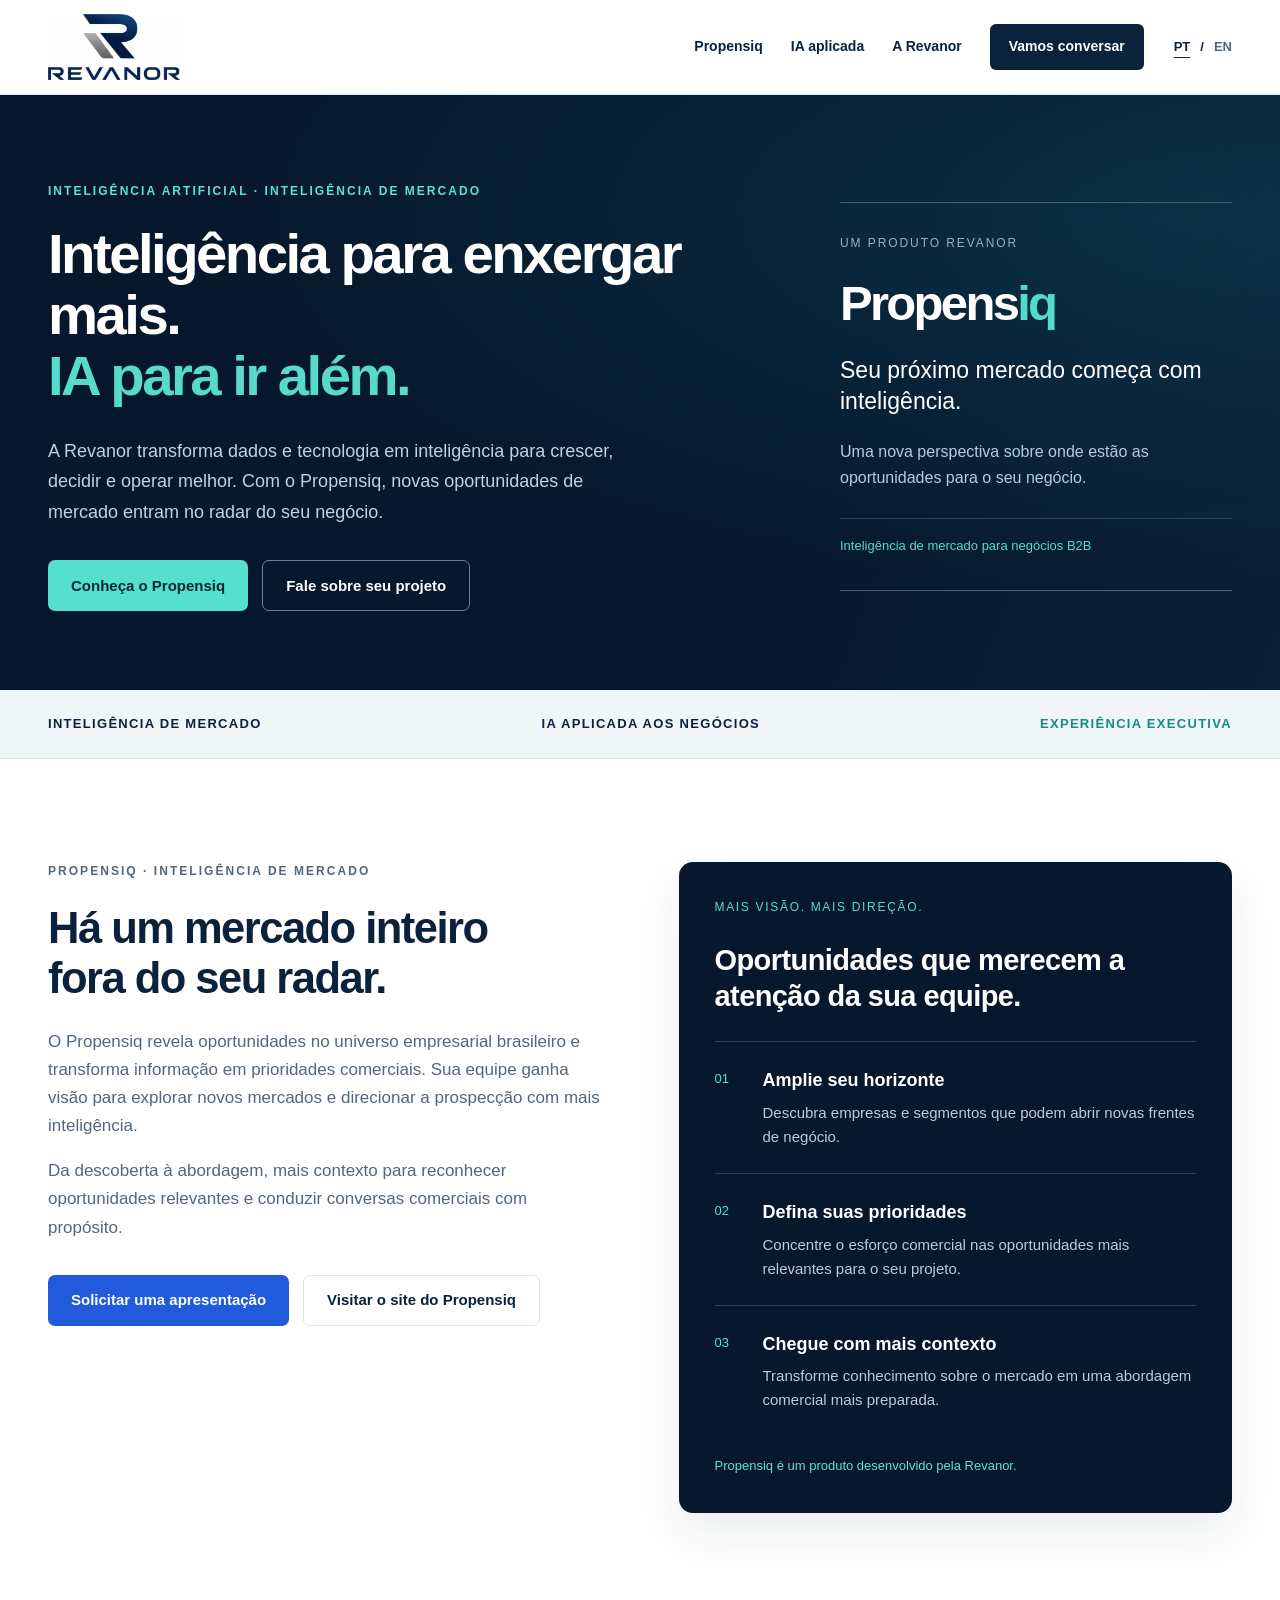
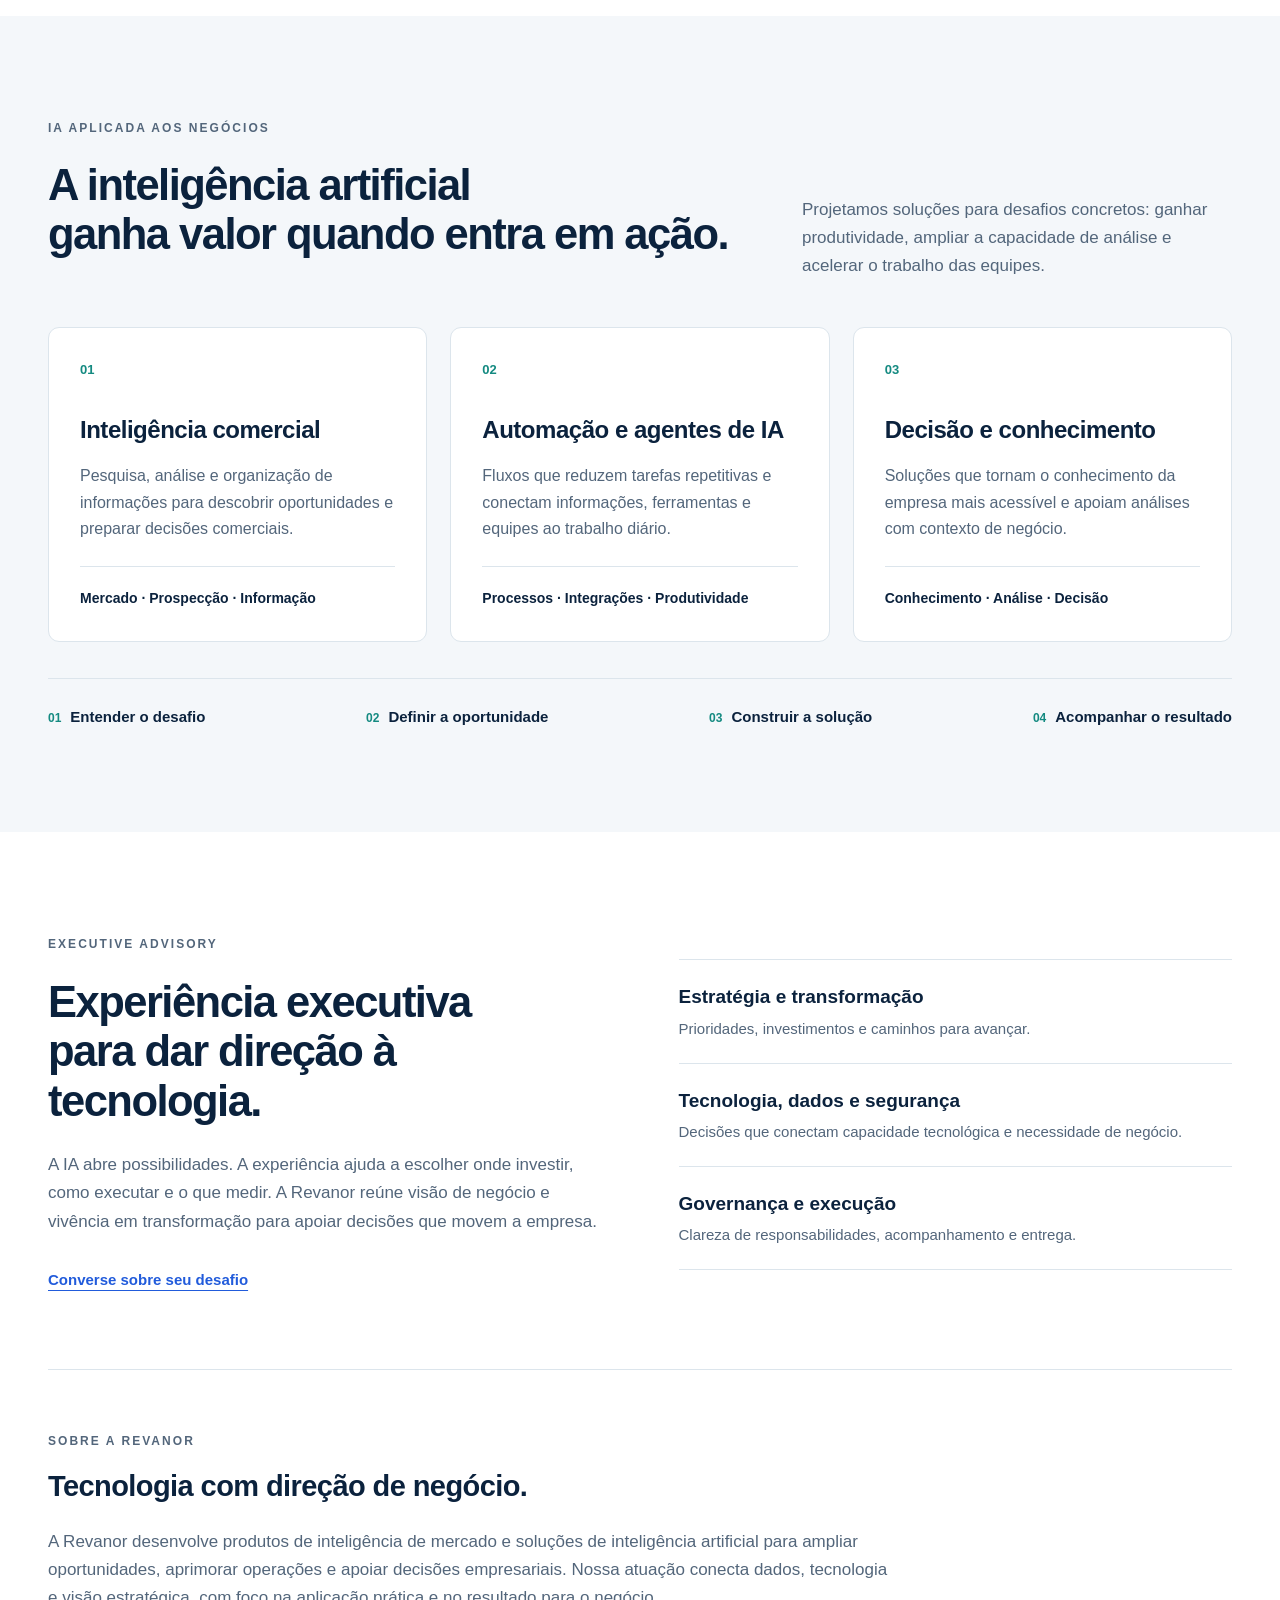
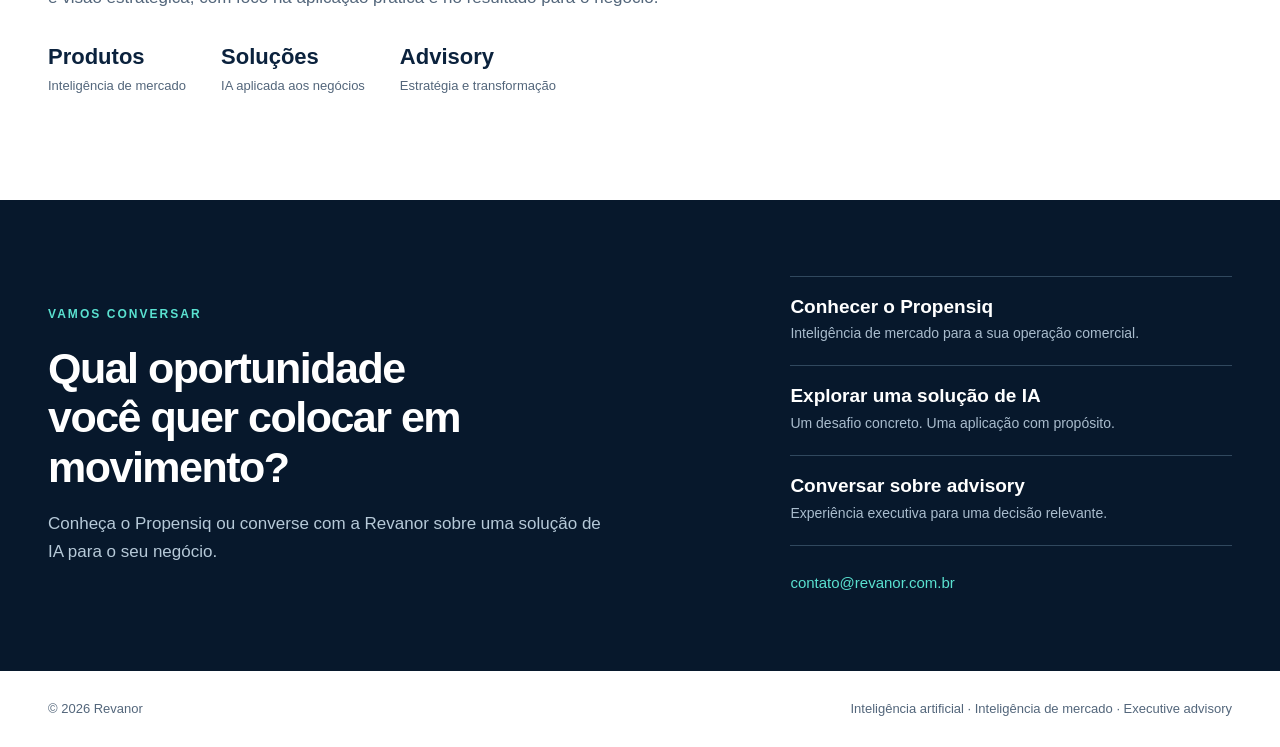
<file: index.html>
<!doctype html>
<html lang="pt-BR"><head><meta charset="utf-8"><meta name="viewport" content="width=device-width,initial-scale=1"><title>Revanor | Inteligência artificial e inteligência de mercado</title><meta name="description" content="IA aplicada aos negócios e inteligência de mercado com o Propensiq. A Revanor conecta tecnologia, oportunidades e experiência executiva."><meta name="theme-color" content="#07182c"><link rel="icon" type="image/png" href="[data-uri]"><style>:root{--ink:#0b223d;--muted:#53667b;--blue:#215bdb;--teal:#16b9ad;--deep:#07182c;--line:#dce5ec;--white:#fff;--paper:#f4f7fa;--radius:14px}*{box-sizing:border-box}html{scroll-behavior:smooth;scroll-padding-top:108px}body{margin:0;color:var(--ink);background:white;font-family:Arial,Helvetica,sans-serif;font-size:17px;line-height:1.65}a{color:inherit;text-decoration:none}button{font:inherit}img{display:block;max-width:100%}.wrap{width:min(1200px,calc(100% - 96px));margin:auto}.skip{position:absolute;top:-100px;background:white;padding:12px;z-index:99}.skip:focus{top:0}:focus-visible{outline:3px solid var(--teal);outline-offset:5px}.header{position:sticky;top:0;z-index:30;background:rgba(255,255,255,.97);border-bottom:1px solid var(--line)}.nav-row{height:94px;display:flex;align-items:center;gap:30px}.brand{flex-shrink:0}.brand img{width:132px;height:auto}.nav{margin-left:auto;display:flex;align-items:center;gap:28px;font-size:14px;font-weight:700}.nav a:hover{color:var(--blue)}.nav .nav-contact{background:var(--ink);color:white;padding:11px 19px;border-radius:6px}.languages{display:flex;gap:10px;align-items:center;font-size:13px;font-weight:700}.languages a{color:var(--muted)}.languages a[aria-current=page]{color:var(--ink);text-decoration:underline;text-underline-offset:6px}.menu{display:none;background:none;border:1px solid var(--line);border-radius:6px;padding:7px 13px}.hero{background:var(--deep);color:white;position:relative;overflow:hidden}.hero:before{content:'';position:absolute;inset:0;pointer-events:none;background:radial-gradient(ellipse at 92% 20%,rgba(18,125,147,.22),transparent 56%),linear-gradient(110deg,transparent 65%,rgba(25,56,90,.22))}.hero-inner{position:relative;display:grid;grid-template-columns:1.3fr .7fr;gap:64px;padding:87px 0 79px;align-items:center}.eyebrow{text-transform:uppercase;letter-spacing:.17em;font-size:12px;line-height:1.6;font-weight:700;margin:0 0 23px;color:var(--blue)}.hero .eyebrow,.dark .eyebrow{color:#5ce1d2}.hero h1{font-size:clamp(44px,4.4vw,65px);line-height:1.08;letter-spacing:-.045em;font-weight:600;margin:0 0 29px;max-width:700px}.hero h1 span{color:#57dacd}.hero .lead{color:#c3d1df;max-width:590px;font-size:18px;line-height:1.7}.actions{display:flex;gap:14px;flex-wrap:wrap;margin-top:33px}.button{display:inline-flex;align-items:center;justify-content:center;min-height:51px;padding:12px 23px;font-size:15px;font-weight:700;border-radius:7px;transition:background .2s,transform .2s}.button:hover{transform:translateY(-2px)}.button.primary{background:var(--blue);color:white}.button.primary:hover{background:#1648b6}.button.teal{background:#54dfcf;color:#062930}.button.teal:hover{background:#87ecdf}.button.outline{border:1px solid #6e8094;color:white}.button.light-outline{border:1px solid var(--line)}.hero-product{border-top:1px solid #426172;border-bottom:1px solid #426172;padding:31px 0}.hero-product .micro{font-size:12px;text-transform:uppercase;letter-spacing:.16em;color:#9baebe;margin:0 0 20px}.wordmark{font-size:49px;font-weight:700;letter-spacing:-.055em;line-height:1.2}.wordmark span{color:#52dbcd}.hero-product h2{font-size:23px;line-height:1.35;font-weight:500;margin:22px 0}.hero-product p{font-size:16px;color:#b7cbd9;margin:0}.hero-product .product-tag{display:inline-block;color:#57dacd;font-size:13px;margin-top:27px;padding-top:16px;border-top:1px solid #294457;width:100%}.ticker{background:#f0f5f8;border-bottom:1px solid var(--line)}.ticker-inner{display:flex;justify-content:space-between;gap:24px;padding:23px 0;font-size:13px;text-transform:uppercase;letter-spacing:.1em;font-weight:700}.ticker span:last-child{color:#168b83}.section{padding:103px 0}.section h2{font-size:clamp(35px,3.4vw,48px);line-height:1.14;letter-spacing:-.035em;font-weight:600;margin:0 0 25px}.section p{color:var(--muted)}.section-intro{max-width:700px;margin-bottom:46px}.propensiq-grid{display:grid;grid-template-columns:1fr 1fr;gap:77px;align-items:start}.product-note{font-size:13px;color:var(--muted);margin:12px 0 0}.product-note a{text-decoration:underline;text-underline-offset:3px}.market-panel{border-radius:var(--radius);background:var(--deep);color:white;padding:36px;box-shadow:0 20px 45px #0a233015}.market-panel .panel-label{font-size:12px;color:#53dece;letter-spacing:.14em;text-transform:uppercase;margin:0 0 24px}.market-panel h3{font-size:29px;line-height:1.25;letter-spacing:-.02em;margin:0 0 27px}.market-item{display:grid;grid-template-columns:32px 1fr;gap:16px;padding:24px 0;border-top:1px solid #2a4057}.market-item .number{font-size:13px;color:#5adecf;padding-top:2px}.market-item h4{font-size:18px;margin:0 0 5px}.market-item p{font-size:15px;line-height:1.6;color:#b9ccda;margin:0}.market-panel .closing{font-size:13px;margin:19px 0 0;color:#60e0d1}.pale{background:var(--paper)}.heading-row{display:flex;justify-content:space-between;gap:50px;align-items:end;margin-bottom:42px}.heading-row>div{max-width:700px}.heading-row p:last-child{max-width:430px;margin-bottom:5px}.service-grid{display:grid;grid-template-columns:repeat(3,1fr);gap:23px}.service{background:white;border:1px solid var(--line);border-radius:11px;padding:31px}.service .index{font-size:13px;font-weight:700;color:#148a81;display:block;margin-bottom:35px}.service h3{font-size:24px;letter-spacing:-.02em;line-height:1.25;margin:0 0 18px}.service p{font-size:16px;margin:0 0 23px}.service .scope{border-top:1px solid var(--line);padding-top:20px;margin:0;color:var(--ink);font-size:14px;font-weight:700}.workline{margin-top:36px;display:flex;gap:20px;border-top:1px solid var(--line);padding-top:26px;justify-content:space-between;font-size:15px;font-weight:700}.workline span{color:#148a81;font-size:12px;margin-right:9px}.advisory{display:grid;grid-template-columns:1fr 1fr;gap:77px;align-items:center}.advisory h2{max-width:540px}.advisory-list{list-style:none;margin:0;padding:0;border-top:1px solid var(--line)}.advisory-list li{padding:21px 0;border-bottom:1px solid var(--line);font-weight:600;font-size:19px}.advisory-list span{display:block;color:var(--muted);font-size:15px;font-weight:400;margin-top:4px}.link{color:var(--blue);font-size:15px;font-weight:700;display:inline-block;margin-top:15px;text-decoration:underline;text-underline-offset:5px}.about{border-top:1px solid var(--line);padding-top:62px;margin-top:75px;display:grid;grid-template-columns:300px 1fr;gap:55px;align-items:center}.portrait{aspect-ratio:1/1;width:300px;object-fit:cover;object-position:50% 30%;border-radius:10px}.about h3{font-size:29px;margin:0 0 14px;letter-spacing:-.02em}.about .eyebrow{margin-bottom:12px}.about p{max-width:680px;margin-bottom:0}.credentials{display:flex;gap:35px;flex-wrap:wrap;margin-top:27px}.credentials strong{font-size:22px;color:var(--ink)}.credentials span{display:block;font-size:13px;color:var(--muted)}.contact{background:var(--deep);color:white}.contact-inner{display:grid;grid-template-columns:1.2fr .8fr;gap:80px;align-items:center;padding:76px 0}.contact h2{font-size:43px;line-height:1.15;letter-spacing:-.035em;margin:0 0 18px}.contact p{color:#b6c9d8;margin:0;max-width:560px}.contact .eyebrow{color:#5ae1d0;margin-bottom:20px}.contact-options{border-top:1px solid #30485e}.contact-options a{display:block;padding:18px 0;border-bottom:1px solid #30485e}.contact-options a:hover strong{color:#5ae1d0}.contact-options strong{display:block;font-size:19px;line-height:1.3}.contact-options span{font-size:14px;color:#a9bccd}.email{display:block;margin-top:25px;color:#5ae1d0;font-size:15px}.footer{padding:27px 0}.footer .wrap{display:flex;justify-content:space-between;gap:22px;color:var(--muted);font-size:13px}.footer a:hover{text-decoration:underline}@media(min-width:1550px){.hero-inner{padding:105px 0}}@media(max-width:1050px){.wrap{width:calc(100% - 60px)}.nav{gap:17px}.hero-inner{gap:35px;grid-template-columns:1.3fr .7fr}.wordmark{font-size:39px}.propensiq-grid,.advisory{gap:45px}.service{padding:25px}.ticker-inner{font-size:11px;letter-spacing:.07em}.hero h1{font-size:54px}}@media(max-width:800px){.wrap{width:calc(100% - 40px)}.nav-row{height:78px;gap:18px}.brand img{width:109px}.menu{display:block;margin-left:auto;font-size:14px}.nav{display:none;position:absolute;top:78px;left:0;right:0;background:white;margin:0;padding:20px;box-shadow:0 15px 25px #0b223d15;flex-direction:column;align-items:stretch;gap:20px}.nav.open{display:flex}.languages{font-size:12px}.hero-inner{grid-template-columns:1fr;padding:55px 0;gap:40px}.hero h1{font-size:clamp(39px,7vw,57px);max-width:620px}.hero .lead{font-size:17px}.hero-product{padding:25px 0}.hero-product .wordmark{font-size:40px}.hero-product h2{margin:14px 0}.hero-product .product-tag{margin-top:19px}.ticker-inner{flex-wrap:wrap;justify-content:start;gap:9px 23px;padding:18px 0}.section{padding:68px 0}.propensiq-grid,.advisory,.contact-inner{grid-template-columns:1fr;gap:38px}.section h2{font-size:36px}.market-panel{padding:28px}.heading-row{display:block}.service-grid{grid-template-columns:1fr}.service .index{margin-bottom:18px}.workline{display:grid;grid-template-columns:1fr 1fr;gap:18px}.about{grid-template-columns:200px 1fr;gap:28px;margin-top:53px;padding-top:44px}.portrait{width:200px}.credentials{gap:23px}.contact-inner{padding:60px 0}.contact h2{font-size:36px}.footer .wrap{flex-direction:column;gap:7px}.eyebrow{font-size:12px}}@media(max-width:520px){.about{grid-template-columns:1fr}.portrait{width:100%;max-width:330px;aspect-ratio:1.15}.credentials{gap:25px}.actions{flex-direction:column;align-items:stretch}.button{font-size:14px}.section h2{font-size:34px}.hero h1{font-size:42px}.nav-row{gap:13px}.market-panel h3{font-size:27px}.workline{font-size:14px}}@media(prefers-reduced-motion:reduce){html{scroll-behavior:auto}.button{transition:none}}

.about{grid-template-columns:1fr;gap:0}.about p{max-width:850px}
</style></head>
<body><a class="skip" href="#conteudo">Ir para o conteúdo</a><header class="header"><div class="wrap nav-row"><a class="brand" href="#inicio" aria-label="Revanor"><img src="[data-uri]" alt="Revanor" width="132" height="66"></a><button class="menu" aria-controls="main-nav" aria-expanded="false">Menu</button><nav class="nav" id="main-nav" aria-label="Navegação principal"><a href="#propensiq">Propensiq</a><a href="#ia">IA aplicada</a><a href="#revanor">A Revanor</a><a class="nav-contact" href="#contato">Vamos conversar</a></nav><div class="languages" aria-label="Idioma"><a href="/" lang="pt-BR" aria-current="page">PT</a><span aria-hidden="true">/</span><a href="/?lang=en" lang="en">EN</a></div></div></header>
<main id="conteudo"><section class="hero" id="inicio"><div class="wrap hero-inner"><div><p class="eyebrow">Inteligência artificial · Inteligência de mercado</p><h1>Inteligência para enxergar mais.<br><span>IA para ir além.</span></h1><p class="lead">A Revanor transforma dados e tecnologia em inteligência para crescer, decidir e operar melhor. Com o Propensiq, novas oportunidades de mercado entram no radar do seu negócio.</p><div class="actions"><a class="button teal" href="#propensiq">Conheça o Propensiq</a><a class="button outline" href="#contato">Fale sobre seu projeto</a></div></div><aside class="hero-product"><p class="micro">Um produto Revanor</p><div class="wordmark">Propens<span>iq</span></div><h2>Seu próximo mercado começa com inteligência.</h2><p>Uma nova perspectiva sobre onde estão as oportunidades para o seu negócio.</p><span class="product-tag">Inteligência de mercado para negócios B2B</span></aside></div></section><div class="ticker"><div class="wrap ticker-inner"><span>Inteligência de mercado</span><span>IA aplicada aos negócios</span><span>Experiência executiva</span></div></div>
<section class="section" id="propensiq"><div class="wrap propensiq-grid"><div><p class="eyebrow">Propensiq · Inteligência de mercado</p><h2>Há um mercado inteiro<br>fora do seu radar.</h2><p>O Propensiq revela oportunidades no universo empresarial brasileiro e transforma informação em prioridades comerciais. Sua equipe ganha visão para explorar novos mercados e direcionar a prospecção com mais inteligência.</p><p>Da descoberta à abordagem, mais contexto para reconhecer oportunidades relevantes e conduzir conversas comerciais com propósito.</p><div class="actions"><a class="button primary" href="mailto:contato@revanor.com.br?subject=Apresenta%C3%A7%C3%A3o%20do%20Propensiq">Solicitar uma apresentação</a><a class="button light-outline" href="https://www.propensiq.com.br" target="_blank" rel="noopener noreferrer">Visitar o site do Propensiq</a></div></div><div class="market-panel"><p class="panel-label">Mais visão. Mais direção.</p><h3>Oportunidades que merecem a atenção da sua equipe.</h3><div class="market-item"><span class="number">01</span><div><h4>Amplie seu horizonte</h4><p>Descubra empresas e segmentos que podem abrir novas frentes de negócio.</p></div></div><div class="market-item"><span class="number">02</span><div><h4>Defina suas prioridades</h4><p>Concentre o esforço comercial nas oportunidades mais relevantes para o seu projeto.</p></div></div><div class="market-item"><span class="number">03</span><div><h4>Chegue com mais contexto</h4><p>Transforme conhecimento sobre o mercado em uma abordagem comercial mais preparada.</p></div></div><p class="closing">Propensiq é um produto desenvolvido pela Revanor.</p></div></div></section>
<section class="section pale" id="ia"><div class="wrap"><div class="heading-row"><div><p class="eyebrow">IA aplicada aos negócios</p><h2>A inteligência artificial<br>ganha valor quando entra em ação.</h2></div><p>Projetamos soluções para desafios concretos: ganhar produtividade, ampliar a capacidade de análise e acelerar o trabalho das equipes.</p></div><div class="service-grid"><article class="service"><span class="index">01</span><h3>Inteligência comercial</h3><p>Pesquisa, análise e organização de informações para descobrir oportunidades e preparar decisões comerciais.</p><p class="scope">Mercado · Prospecção · Informação</p></article><article class="service"><span class="index">02</span><h3>Automação e agentes de IA</h3><p>Fluxos que reduzem tarefas repetitivas e conectam informações, ferramentas e equipes ao trabalho diário.</p><p class="scope">Processos · Integrações · Produtividade</p></article><article class="service"><span class="index">03</span><h3>Decisão e conhecimento</h3><p>Soluções que tornam o conhecimento da empresa mais acessível e apoiam análises com contexto de negócio.</p><p class="scope">Conhecimento · Análise · Decisão</p></article></div><div class="workline"><div><span>01</span>Entender o desafio</div><div><span>02</span>Definir a oportunidade</div><div><span>03</span>Construir a solução</div><div><span>04</span>Acompanhar o resultado</div></div></div></section>
<section class="section" id="revanor"><div class="wrap"><div class="advisory"><div><p class="eyebrow">Executive advisory</p><h2>Experiência executiva<br>para dar direção à tecnologia.</h2><p>A IA abre possibilidades. A experiência ajuda a escolher onde investir, como executar e o que medir. A Revanor reúne visão de negócio e vivência em transformação para apoiar decisões que movem a empresa.</p><a class="link" href="mailto:contato@revanor.com.br?subject=Executive%20Advisory">Converse sobre seu desafio</a></div><ul class="advisory-list"><li>Estratégia e transformação<span>Prioridades, investimentos e caminhos para avançar.</span></li><li>Tecnologia, dados e segurança<span>Decisões que conectam capacidade tecnológica e necessidade de negócio.</span></li><li>Governança e execução<span>Clareza de responsabilidades, acompanhamento e entrega.</span></li></ul></div><div class="about"><div><p class="eyebrow">Sobre a Revanor</p><h3>Tecnologia com direção de negócio.</h3><p>A Revanor desenvolve produtos de inteligência de mercado e soluções de inteligência artificial para ampliar oportunidades, aprimorar operações e apoiar decisões empresariais. Nossa atuação conecta dados, tecnologia e visão estratégica, com foco na aplicação prática e no resultado para o negócio.</p><div class="credentials"><div><strong>Produtos</strong><span>Inteligência de mercado</span></div><div><strong>Soluções</strong><span>IA aplicada aos negócios</span></div><div><strong>Advisory</strong><span>Estratégia e transformação</span></div></div></div></div></div></section>
<section class="contact" id="contato"><div class="wrap contact-inner"><div><p class="eyebrow">Vamos conversar</p><h2>Qual oportunidade<br>você quer colocar em movimento?</h2><p>Conheça o Propensiq ou converse com a Revanor sobre uma solução de IA para o seu negócio.</p></div><div><div class="contact-options"><a href="mailto:contato@revanor.com.br?subject=Apresenta%C3%A7%C3%A3o%20do%20Propensiq"><strong>Conhecer o Propensiq</strong><span>Inteligência de mercado para a sua operação comercial.</span></a><a href="mailto:contato@revanor.com.br?subject=Projeto%20de%20IA%20aplicada"><strong>Explorar uma solução de IA</strong><span>Um desafio concreto. Uma aplicação com propósito.</span></a><a href="mailto:contato@revanor.com.br?subject=Executive%20Advisory"><strong>Conversar sobre advisory</strong><span>Experiência executiva para uma decisão relevante.</span></a></div><a class="email" href="mailto:contato@revanor.com.br">contato@revanor.com.br</a></div></div></section></main><footer class="footer"><div class="wrap"><span>© 2026 Revanor</span><span>Inteligência artificial · Inteligência de mercado · Executive advisory</span></div></footer><template id="english-page"><a class="skip" href="#conteudo">Skip to content</a><header class="header"><div class="wrap nav-row"><a class="brand" href="#inicio" aria-label="Revanor"><img src="[data-uri]" alt="Revanor" width="132" height="66"></a><button class="menu" aria-controls="main-nav" aria-expanded="false">Menu</button><nav class="nav" id="main-nav" aria-label="Main navigation"><a href="#propensiq">Propensiq</a><a href="#ia">Applied AI</a><a href="#revanor">About Revanor</a><a class="nav-contact" href="#contato">Let’s talk</a></nav><div class="languages" aria-label="Language"><a href="/" lang="pt-BR">PT</a><span aria-hidden="true">/</span><a href="/?lang=en" lang="en" aria-current="page">EN</a></div></div></header>
<main id="conteudo"><section class="hero" id="inicio"><div class="wrap hero-inner"><div><p class="eyebrow">Artificial intelligence · Market intelligence</p><h1>Intelligence to see further.<br><span>AI to go beyond.</span></h1><p class="lead">Revanor turns data and technology into intelligence that helps businesses grow, decide and operate better. With Propensiq, new market opportunities come into focus.</p><div class="actions"><a class="button teal" href="#propensiq">Discover Propensiq</a><a class="button outline" href="#contato">Discuss your project</a></div></div><aside class="hero-product"><p class="micro">A Revanor product</p><div class="wordmark">Propens<span>iq</span></div><h2>Your next market starts with intelligence.</h2><p>A fresh perspective on where opportunities lie for your business.</p><span class="product-tag">Market intelligence for B2B businesses</span></aside></div></section><div class="ticker"><div class="wrap ticker-inner"><span>Market intelligence</span><span>Applied AI for business</span><span>Executive experience</span></div></div>
<section class="section" id="propensiq"><div class="wrap propensiq-grid"><div><p class="eyebrow">Propensiq · Market intelligence</p><h2>There’s a whole market<br>beyond your radar.</h2><p>Propensiq reveals opportunities across the Brazilian business landscape and turns information into commercial priorities. Your team gains the insight to explore new markets and direct prospecting with greater intelligence.</p><p>From discovery to outreach, more context to recognize relevant opportunities and hold purposeful business conversations.</p><div class="actions"><a class="button primary" href="mailto:contato@revanor.com.br?subject=Propensiq%20presentation">Request a presentation</a><a class="button light-outline" href="https://www.propensiq.com.br" target="_blank" rel="noopener noreferrer">Visit the Propensiq website</a></div></div><div class="market-panel"><p class="panel-label">More insight. Clearer direction.</p><h3>Opportunities that deserve your team’s attention.</h3><div class="market-item"><span class="number">01</span><div><h4>Broaden your horizons</h4><p>Discover companies and segments that could open new business opportunities.</p></div></div><div class="market-item"><span class="number">02</span><div><h4>Set your priorities</h4><p>Focus commercial efforts on the opportunities most relevant to your project.</p></div></div><div class="market-item"><span class="number">03</span><div><h4>Start with more context</h4><p>Turn market knowledge into better prepared commercial outreach.</p></div></div><p class="closing">Propensiq is a product developed by Revanor.</p></div></div></section>
<section class="section pale" id="ia"><div class="wrap"><div class="heading-row"><div><p class="eyebrow">Applied AI for business</p><h2>Artificial intelligence<br>creates value through action.</h2></div><p>We design solutions for concrete challenges: improving productivity, expanding analytical capacity and helping teams move faster.</p></div><div class="service-grid"><article class="service"><span class="index">01</span><h3>Commercial intelligence</h3><p>Research, analysis and information organization to discover opportunities and prepare commercial decisions.</p><p class="scope">Markets · Prospecting · Information</p></article><article class="service"><span class="index">02</span><h3>Automation and AI agents</h3><p>Workflows that reduce repetitive tasks and connect information, tools and teams to everyday work.</p><p class="scope">Processes · Integrations · Productivity</p></article><article class="service"><span class="index">03</span><h3>Decisions and knowledge</h3><p>Solutions that make company knowledge more accessible and support analysis with business context.</p><p class="scope">Knowledge · Analysis · Decisions</p></article></div><div class="workline"><div><span>01</span>Understand the challenge</div><div><span>02</span>Define the opportunity</div><div><span>03</span>Build the solution</div><div><span>04</span>Track the outcome</div></div></div></section>
<section class="section" id="revanor"><div class="wrap"><div class="advisory"><div><p class="eyebrow">Executive advisory</p><h2>Executive experience<br>to give technology direction.</h2><p>AI opens up possibilities. Experience helps determine where to invest, how to execute and what to measure. Revanor brings business perspective and transformation experience to decisions that move companies forward.</p><a class="link" href="mailto:contato@revanor.com.br?subject=Executive%20Advisory">Discuss your challenge</a></div><ul class="advisory-list"><li>Strategy and transformation<span>Priorities, investments and paths forward.</span></li><li>Technology, data and security<span>Decisions that connect technology capabilities with business needs.</span></li><li>Governance and execution<span>Clear responsibilities, progress tracking and delivery.</span></li></ul></div><div class="about"><div><p class="eyebrow">About Revanor</p><h3>Technology with business direction.</h3><p>Revanor develops market intelligence products and artificial intelligence solutions to expand opportunities, improve operations and support business decisions. Our work connects data, technology and strategic perspective, with a focus on practical application and business outcomes.</p><div class="credentials"><div><strong>Products</strong><span>Market intelligence</span></div><div><strong>Solutions</strong><span>Applied AI for business</span></div><div><strong>Advisory</strong><span>Strategy and transformation</span></div></div></div></div></div></section>
<section class="contact" id="contato"><div class="wrap contact-inner"><div><p class="eyebrow">Let’s talk</p><h2>Which opportunity<br>will you move forward?</h2><p>Discover Propensiq or talk to Revanor about an AI solution for your business.</p></div><div><div class="contact-options"><a href="mailto:contato@revanor.com.br?subject=Propensiq%20presentation"><strong>Discover Propensiq</strong><span>Market intelligence for your commercial operation.</span></a><a href="mailto:contato@revanor.com.br?subject=Applied%20AI%20project"><strong>Explore an AI solution</strong><span>A concrete challenge. A purposeful application.</span></a><a href="mailto:contato@revanor.com.br?subject=Executive%20Advisory"><strong>Discuss executive advisory</strong><span>Executive experience for a meaningful decision.</span></a></div><a class="email" href="mailto:contato@revanor.com.br">contato@revanor.com.br</a></div></div></section></main><footer class="footer"><div class="wrap"><span>© 2026 Revanor</span><span>Artificial intelligence · Market intelligence · Executive advisory</span></div></footer></template><script>const english = new URLSearchParams(location.search).get('lang') === 'en' || /\/en\/?$/.test(location.pathname);
if (english) {
 const page = document.getElementById('english-page');
 document.body.replaceChildren(page.content.cloneNode(true));
 document.documentElement.lang = 'en';
 document.title = "Revanor | Artificial intelligence and market intelligence";
 document.querySelector('meta[name="description"]').content = "Applied AI and B2B market intelligence with Propensiq. Revanor connects technology, opportunities and executive experience.";
}
const toggle = document.querySelector('.menu');
const navigation = document.querySelector('.nav');
toggle.addEventListener('click', () => {
 const open = toggle.getAttribute('aria-expanded') !== 'true';
 toggle.setAttribute('aria-expanded', String(open));
 navigation.classList.toggle('open', open);
});
navigation.addEventListener('click', event => {
 if (event.target.closest('a')) {
  navigation.classList.remove('open');
  toggle.setAttribute('aria-expanded', 'false');
 }
});
document.addEventListener('keydown', event => {
 if (event.key === 'Escape' && navigation.classList.contains('open')) {
  navigation.classList.remove('open');
  toggle.setAttribute('aria-expanded', 'false');
  toggle.focus();
 }
});
</script></body></html>
</file>
